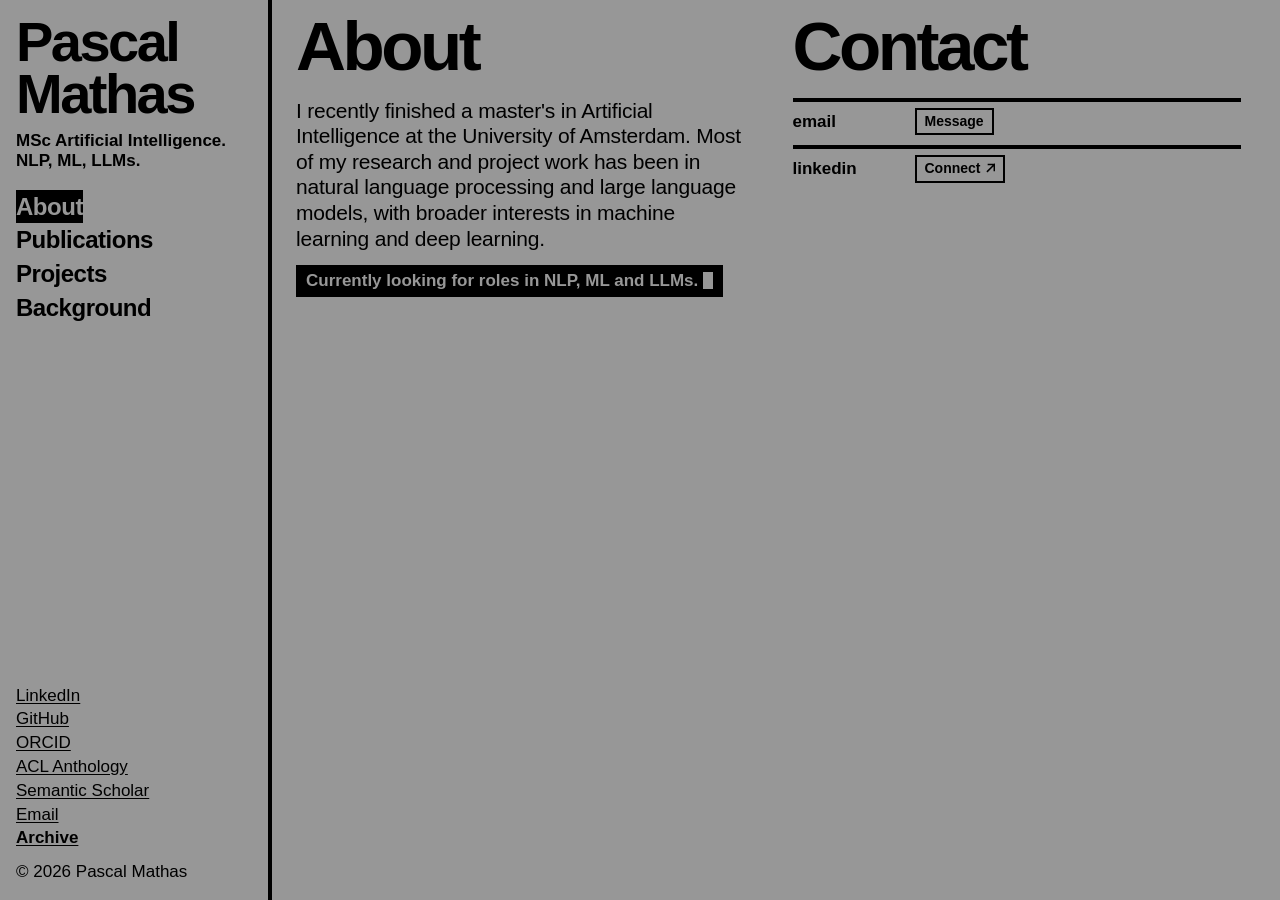
<file: index.html>
<!doctype html>
<html lang="en">
<head>
<meta charset="utf-8">
<meta name="viewport" content="width=device-width, initial-scale=1">

<title>Pascal Mathas</title>
<meta name="description" content="MSc Artificial Intelligence, University of Amsterdam. Natural language processing, machine learning and large language models.">

<meta property="og:type" content="website">
<meta property="og:title" content="Pascal Mathas">
<meta property="og:description" content="MSc Artificial Intelligence, University of Amsterdam. Natural language processing, machine learning and large language models.">
<meta property="og:url" content="https://pascalmathas.github.io/">

<link rel="canonical" href="https://pascalmathas.github.io/">
<meta name="google-site-verification" content="SIp65N30u1LOjd2QHAPzJySO4IbndemAX29ZI7xviLk">

<script type="application/ld+json">
{
  "@context": "https://schema.org",
  "@type": "Person",
  "name": "Pascal Mathas",
  "url": "https://pascalmathas.github.io/",
  "description": "MSc Artificial Intelligence, University of Amsterdam. Natural language processing, machine learning and large language models.",
  "alumniOf": {
    "@type": "CollegeOrUniversity",
    "name": "University of Amsterdam",
    "sameAs": "https://www.uva.nl/"
  },
  "knowsAbout": [
    "Natural language processing",
    "Large language models",
    "Machine learning",
    "Deep learning",
    "Retrieval-augmented generation"
  ],
  "identifier": {
    "@type": "PropertyValue",
    "propertyID": "ORCID",
    "value": "0009-0003-5302-8621"
  },
  "sameAs": [
    "https://orcid.org/0009-0003-5302-8621",
    "https://github.com/pascalmathas",
    "https://www.linkedin.com/in/pascalmathas/",
    "https://aclanthology.org/people/pascal-mathas/",
    "https://www.semanticscholar.org/author/Pascal-Mathas/2446191239"
  ]
}
</script>

<link rel="stylesheet" href="style.css">
</head>
<body>

<div class="page">

  <aside class="sidebar">
    <div class="sidebar-head">
      <h1 class="name"><a href="#about">Pascal Mathas</a></h1>
      <p class="tagline"><span class="degree">MSc Artificial Intelligence.<br></span>NLP, ML, LLMs.</p>

      <nav class="nav">
        <a href="#about">About</a>
        <a href="#publications">Publications</a>
        <a href="#projects">Projects</a>
        <a href="#background">Background</a>
      </nav>
    </div>

    <div class="sidebar-links">
      <a href="https://www.linkedin.com/in/pascalmathas/">LinkedIn</a><br>
      <a href="https://github.com/pascalmathas">GitHub</a><br>
      <a href="https://orcid.org/0009-0003-5302-8621">ORCID</a><br>
      <a href="https://aclanthology.org/people/pascal-mathas/">ACL Anthology</a><br>
      <a href="https://www.semanticscholar.org/author/Pascal-Mathas/2446191239">Semantic Scholar</a><br>
      <a href="mailto:pascalmathas29@gmail.com">Email</a><br>
      <a class="archive-link" href="versions/index.html">Archive</a>
      <p class="colophon">&copy; 2026 Pascal Mathas</p>
    </div>
  </aside>

  <main>

    <section id="about">
      <h2>About</h2>
      <p class="lead">I recently finished a master's in Artificial Intelligence at the University of Amsterdam. Most of my research and project work has been in natural language processing and large language models, with broader interests in machine learning and deep learning.</p>
      <p class="available">Currently looking for roles in NLP, ML and LLMs.</p>
    </section>

    <section id="publications">
      <h2>Publications</h2>

      <div class="list">
        <article class="entry">
          <h3>Retrieval-Augmented Simplification of Sectioned Biomedical Abstracts</h3>
          <p class="meta">Pascal Mathas, Jan Bakker, Jaap Kamps<br><span>EMNLP 2026 Findings &middot;</span> <span>Published</span></p>
          <p>This paper presents a RAG pipeline that generates Cochrane plain-language summaries by retrieving topically similar abstract-PLS section pairs and splitting them into rephrased vs. inserted content, improving simplification quality (SARI) over non-RAG baselines across three LLM families.</p>
          <details>
            <summary>Abstract</summary>
            <p>Cochrane systematic reviews pair each technical abstract with a plain-language summary (PLS), but most biomedical papers lack a PLS. We propose a retrieval-augmented generation (RAG) pipeline that generates Cochrane PLS from biomedical abstracts. The pipeline exploits the section-level alignment of the Cochrane-Sections dataset in two ways. First, it provides the LLM with abstract-PLS section pairs from topically related reviews, giving more granular in-context examples than whole abstract-PLS pairs. Second, each retrieved PLS section is split into its rephrased and inserted sentences, showing the LLM both the rephrasing and the insertion behavior it should reproduce. Our pipeline outperforms a non-RAG LLM and three RAG ablations on the Cochrane-Sections test set, with the same gain trend across three different LLM families.</p>
          </details>
          <details>
            <summary>BibTeX</summary>
            <pre>@inproceedings{mathas2026retrieval,
  title={Retrieval-Augmented Simplification of Sectioned Biomedical Abstracts},
  author={Mathas, Pascal and Bakker, Jan and Kamps, Jaap},
  booktitle={Findings of the Association for Computational Linguistics: EMNLP 2026},
  pages={32209--32219},
  year={2026}
}</pre>
          </details>
          <p class="links"><a href="https://aclanthology.org/2026.findings-emnlp.1513.pdf">pdf</a> &middot; <a href="https://github.com/pascalmathas/cochrane_sections_rag/blob/main/supp/poster.pdf">poster</a> &middot; <a href="https://aclanthology.org/2026.findings-emnlp.1513/">anthology</a> &middot; <a href="https://github.com/pascalmathas/cochrane_sections_rag">code</a></p>
        </article>

        <article class="entry">
          <h3>Plan-Guided Text Simplification with Extended Contexts</h3>
          <p class="meta">Pascal Mathas, Jan Bakker, Jaap Kamps<br><span>READI&times;TSAR @ LREC 2026 &middot;</span> <span>Published</span></p>
          <p>Fine-tuned plan-guided BART models degrade sharply in plan-following accuracy as context grows, while a prompting-based approach using instruction-tuned Qwen models stays robust across context lengths and outperforms BART throughout.</p>
          <details>
            <summary>Abstract</summary>
            <p>In this paper, we investigate the impact of increasing context lengths (one to five paragraphs) on plan-following accuracy in plan-guided text simplification. Plan-guided models simplify text according to sentence-level operation labels such as copy, rephrase, split, and delete. Previous work fine-tunes BART with target reading-level and sentence-level operation tokens to perform this task. We find that BART's plan-following accuracy on Newsela-auto drops significantly as context increases from one to five paragraphs. This means that the model becomes less reliable with longer contexts, and the quality of its outputs decreases. To address this, we propose replacing the fine-tuned BART models with a prompting-based approach using instruction-tuned Qwen models. We find that this approach not only maintains robust plan-following across all context lengths, but even at the longest context length still exceeds BART's performance at the shortest. We further provide ablations on model size and model family, showing that a minimum model capacity is required for the approach to work and that it transfers across LLM families.</p>
          </details>
          <details>
            <summary>BibTeX</summary>
            <pre>@inproceedings{mathas2026plan,
  title={Plan-Guided Text Simplification with Extended Contexts},
  author={Mathas, Pascal and Bakker, Jan and Kamps, Jaap},
  booktitle={Proceedings of the Joint Workshop on Readability and Text Simplification (READIxTSAR)@ LREC},
  volume={2026},
  pages={121--129},
  year={2026}
}</pre>
          </details>
          <p class="links"><a href="https://aclanthology.org/anthology-files/pdf/readi/2026.readi-1.9.pdf">pdf</a> &middot; <a href="https://github.com/pascalmathas/plan_simp_extended/blob/main/supp/poster.pdf">poster</a> &middot; <a href="https://aclanthology.org/2026.readi-1.9/">anthology</a> &middot; <a href="https://dare.uva.nl/id/f47ccc3e-eb06-480a-bda1-188851b3fbed">uva</a> &middot; <a href="https://github.com/pascalmathas/plan_simp_extended">code</a></p>
        </article>

        <article class="entry">
          <h3>University of Amsterdam at the CLEF 2026 SimpleText Track</h3>
          <p class="meta">Pascal Mathas, Berkay Chakar, David Carranza Navarrete, Jan Bakker, Jaap Kamps<br><span>CLEF 2026 Working Notes &middot;</span> <span>Published</span></p>
          <p>Outlines the University of Amsterdam's submissions for the CLEF 2026 SimpleText track, tackling tasks in document-level text simplification, overgeneration detection, and research area classification.</p>
          <details>
            <summary>Abstract</summary>
            <p>This paper reports on the University of Amsterdam's participation in the CLEF 2026 SimpleText track. We participated in Task 1.2 document-level text simplification, Task 2 for overgeneration detection and classification, and Task 3 for research area classification. For document-level text simplification, we submit a baseline, a plan-guided variant, and a retrieval-augmented method. We find that the RAG method, which provides abstract-PLS section pairs as in-context examples to the simplification model, outperforms both our baseline and our plan-guided variant, with the largest gains in the simplification of full Cochrane abstracts.</p>
          </details>
          <details>
            <summary>BibTeX</summary>
            <pre>@inproceedings{mathas2026university,
  title={University of Amsterdam at the {CLEF} 2026 {SimpleText} Track},
  author={Mathas, Pascal and Chakar, Berkay and Carranza Navarrete, David and Bakker, Jan and Kamps, Jaap},
  booktitle={Working Notes of the Conference and Labs of the Evaluation Forum (CLEF 2026)},
  editor={S{\'a}nchez Salido, Eva and Barr{\'o}n-Cede{\~n}o, Alberto and Garc{\'i}a Seco de Herrera, Alba and MacAvaney, Sean and Stru{\ss}, Julia Maria},
  series={CEUR Workshop Proceedings},
  volume={4283},
  pages={6146--6155},
  address={Jena, Germany},
  publisher={CEUR-WS.org},
  year={2026},
  url={https://ceur-ws.org/Vol-4283/paper464.pdf}
}</pre>
          </details>
          <p class="links"><a href="https://ceur-ws.org/Vol-4283/paper464.pdf">pdf</a> &middot; <a href="https://simpletext-project.com/2026/slides/CLEF26_SimpleText_UvA.pdf">slides</a> &middot; <a href="https://ceur-ws.org/Vol-4283/">proceedings</a></p>
        </article>
      </div>
    </section>

    <section id="projects">
      <h2>Projects</h2>

      <div class="list">
        <article class="entry">
          <h3>Multilingual DPO architectures</h3>
          <p class="meta">2025</p>
          <p>Compares three architectures for building synthetic multilingual preference datasets for DPO: translating the full dataset, translating prompts and generating both responses, or translating prompts and generating the chosen response while translating the rejected one.</p>
          <p class="links"><a href="https://github.com/pascalmathas/multilingual_DPO_architectures">repository</a> &middot; <a href="https://pascalmathas.github.io/multilingual_DPO_architectures/supp/Mathas%2C%20Pascal.%20(2025)%20Synthetic%20Data%20for%20Reinforcement%20Learning%20from%20Human%20Feedback%3A%20A%20Comparison%20of%20Architectures%20for%20Creating%20Synthetic%20Multilingual%20Preference%20Datasets.pdf">paper</a></p>
        </article>

        <article class="entry">
          <h3>Extending Learning2Rewrite for AI-text detection</h3>
          <p class="meta">2025</p>
          <p>Extends the Learning2Rewrite framework by comparing LLaMA, Phi and Qwen as rewrite models and combining multiple similarity metrics, improving AI-text detection accuracy and robustness across datasets.</p>
          <p class="links"><a href="https://github.com/pascalmathas/Learning2Rewrite_">repository</a></p>
        </article>

        <article class="entry">
          <h3>Interactive podcast discovery</h3>
          <p class="meta">2025</p>
          <p>A visual analytics system that turns podcast audio into a browsable semantic landscape, pairing a WhisperX transcription pipeline and BERTopic topic modeling with LLM-based transcript segmentation, 2D cluster visualization and a chat interface.</p>
          <p class="links"><a href="https://github.com/pascalmathas/interactive_podcast_discovery">repository</a> &middot; <a href="https://multix.io/mma-2024-2025/papers/podcast.pdf">paper</a> &middot; <a href="https://www.youtube.com/watch?v=K72GY_xqrxw">demo</a></p>
        </article>

        <article class="entry">
          <h3>Parameter-efficient fine-tuning for EEG foundation models</h3>
          <p class="meta">2025</p>
          <p>Replication and extension of the LaBraM brain model using LoRA, AdaLoRA and BitFit, plus residual vector quantization, benchmarked on the TUEV, TUAB, SEED-V and BCI-IV2a datasets.</p>
          <p class="links"><a href="https://github.com/pascalmathas/labram_finetune">repository</a></p>
        </article>

        <article class="entry">
          <h3>M3-Embedding reproduction</h3>
          <p class="meta">2025</p>
          <p>Reproduces and extends M3-Embedding for multilingual text retrieval, adding self-distillation and external teacher models to the original training setup.</p>
          <p class="links"><a href="https://github.com/pascalmathas/m3_embedding_reproduction">repository</a></p>
        </article>

        <article class="entry">
          <h3>Intoxication detection from accelerometer data</h3>
          <p class="meta">2025</p>
          <p>An end-to-end machine learning pipeline that predicts intoxication from smartphone accelerometer signals, covering data ingestion, training, evaluation and deployment.</p>
          <p class="links"><a href="https://github.com/pascalmathas/mlops_drunk_detector">repository</a></p>
        </article>
      </div>
    </section>

    <section id="education">
      <h2>Education</h2>

      <div class="chart" aria-hidden="true">
        <div class="chart-bars">
          <div class="bar bar-now" style="grid-column: 6 / 8">MSc AI<span class="bar-note">Cum laude</span></div>
          <div class="bar" style="grid-column: 4 / 7">BSc AI<span class="bar-note">Cum laude</span></div>
          <div class="bar" style="grid-column: 3 / 4">&nbsp;</div>
          <div class="bar-label" style="grid-column: 4 / 8">Minor</div>
          <div class="bar" style="grid-column: 1 / 5">BA History</div>
        </div>
        <div class="chart-years"><span>2019</span><span>2020</span><span>2021</span><span>2022</span><span>2023</span><span>2024</span><span>2025</span><span>2026</span></div>
      </div>

      <div class="item">
        <h3>MSc Artificial Intelligence</h3>
        <p class="meta"><span>University of Amsterdam &middot;</span> <span>2024 &ndash; 2026 &middot;</span> <span>Cum laude &middot;</span> <span>4.0 GPA &middot;</span> <span>8.3 / 10 &middot;</span> <span>Thesis 9.0</span></p>
      </div>

      <div class="item">
        <h3>BSc Artificial Intelligence</h3>
        <p class="meta"><span>University of Amsterdam &middot;</span> <span>2022 &ndash; 2025 &middot;</span> <span>Cum laude &middot;</span> <span>4.0 GPA &middot;</span> <span>8.4 / 10 &middot;</span> <span>Thesis 8.5</span></p>
      </div>

      <div class="item">
        <h3>BA History</h3>
        <p class="meta"><span>University of Amsterdam &middot;</span> <span>2019 &ndash; 2023 &middot;</span> <span>3.7 GPA &middot;</span> <span>7.6 / 10 &middot;</span> <span>Thesis 8.0</span><br><span>Minor in Sociology, 2021 &ndash; 2022</span></p>
      </div>
    </section>

    <section id="skills">
      <h2>Skills</h2>

      <dl>
        <div class="skill">
          <dt>research</dt>
          <dd>Natural language processing, large language models, retrieval-augmented generation, machine learning, deep learning</dd>
        </div>
        <div class="skill">
          <dt>methods</dt>
          <dd>Fine-tuning, parameter-efficient fine-tuning, preference optimization, retrieval, prompting, topic modeling, evaluation</dd>
        </div>
        <div class="skill">
          <dt>frameworks</dt>
          <dd>PyTorch, Hugging Face Transformers, PEFT, sentence-transformers, scikit-learn</dd>
        </div>
        <div class="skill">
          <dt>tools</dt>
          <dd>Python, SLURM, Docker, Weights &amp; Biases, Git</dd>
        </div>
      </dl>
    </section>

    <section id="contact">
      <h2>Contact</h2>
      <dl>
        <div class="skill">
          <dt>email</dt>
          <dd><a href="mailto:pascalmathas29@gmail.com">Message</a></dd>
        </div>
        <div class="skill">
          <dt>linkedin</dt>
          <dd><a href="https://www.linkedin.com/in/pascalmathas/">Connect<svg class="arrow" viewBox="0 0 10 10" aria-hidden="true"><path d="M1.5 8.5 8.5 1.5M2.5 1.5h6v6"/></svg></a></dd>
        </div>
      </dl>
    </section>

  </main>

  <p class="colophon-bottom">&copy; 2026 Pascal Mathas</p>
</div>

<script src="script.js"></script>

</body>
</html>
</file>
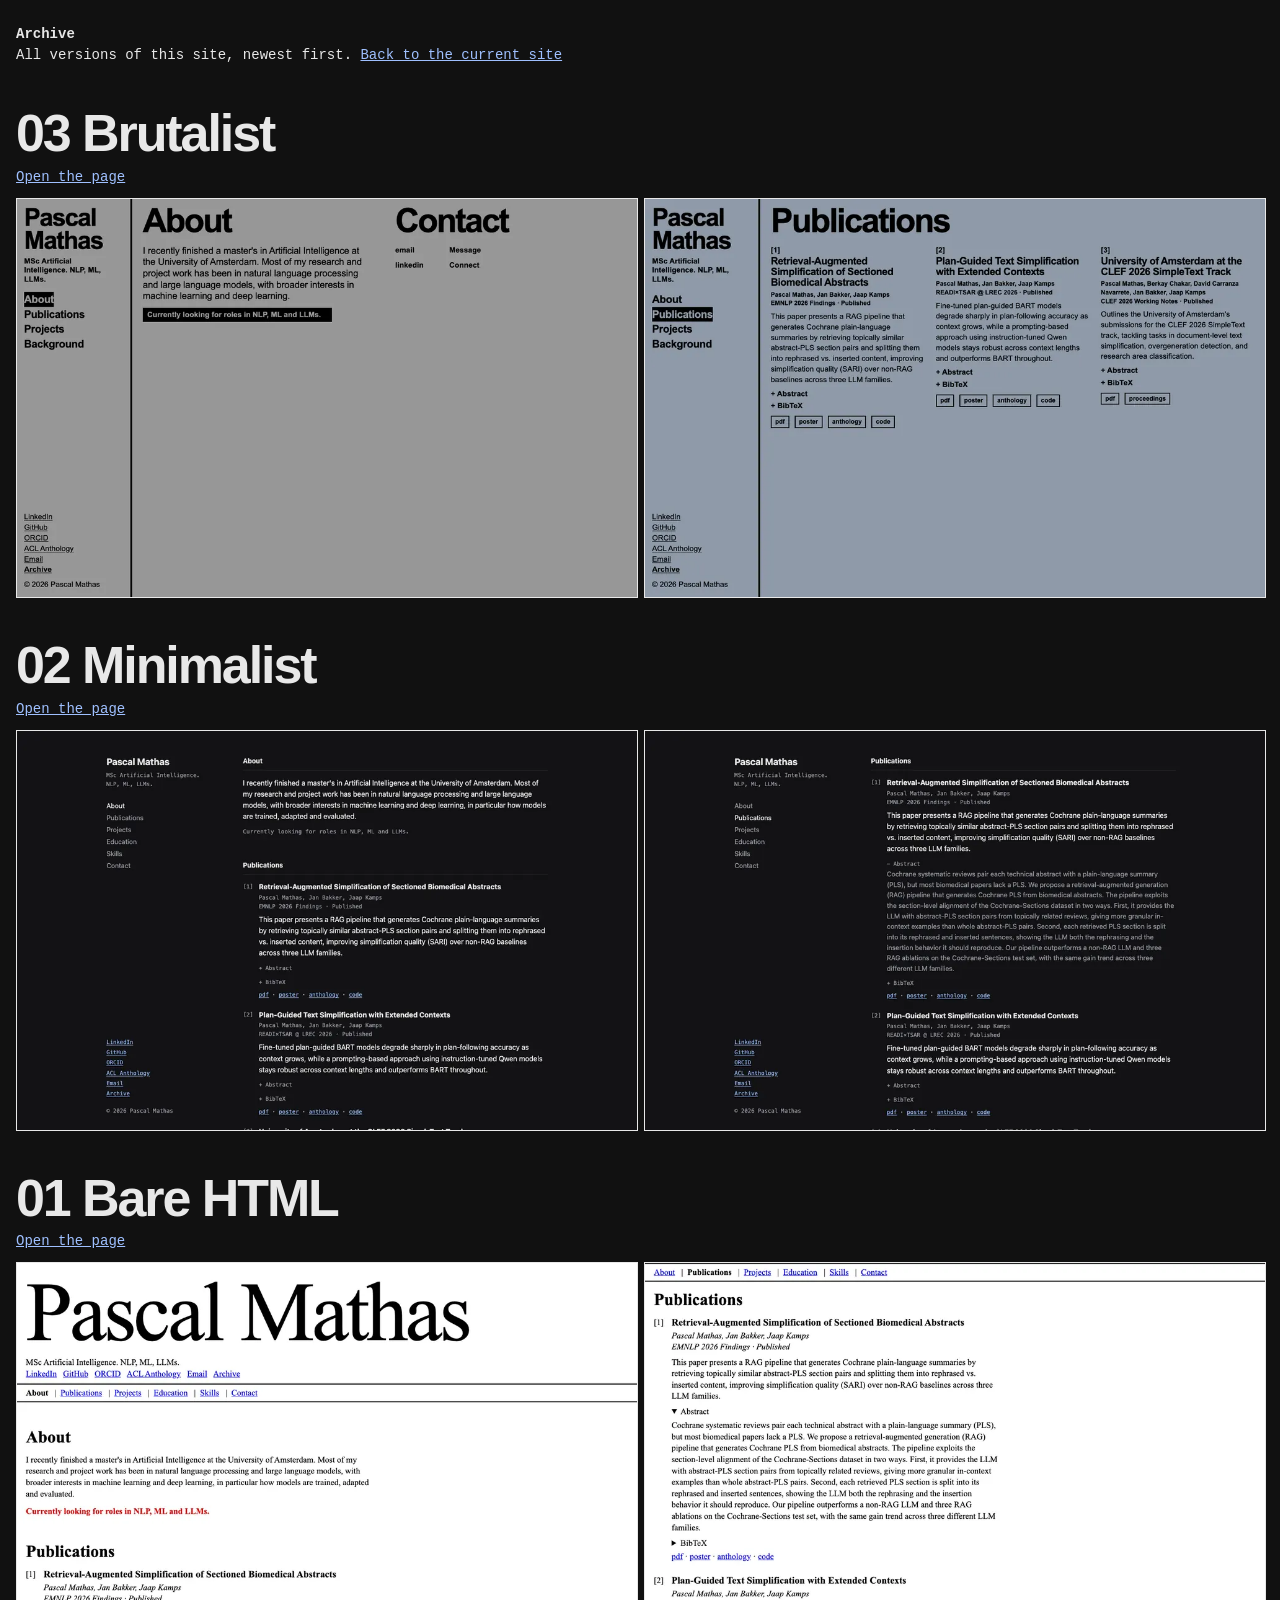
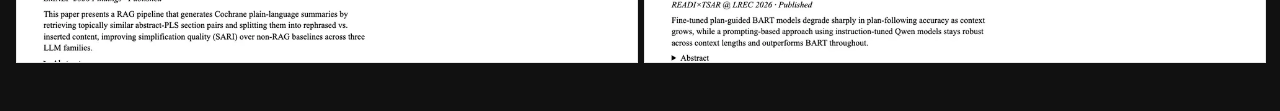
<file: versions/index.html>
<!doctype html>
<html lang="en">
<head>
<meta charset="utf-8">
<meta name="viewport" content="width=device-width, initial-scale=1">
<title>Archive</title>
<style>
:root { --bg: #111111; --fg: #e8e8e8; --link: #9fc0ff; --mono: ui-monospace, Menlo, Consolas, monospace; color-scheme: dark; }
body {
  margin: 0;
  background: var(--bg);
  color: var(--fg);
  font-family: var(--mono);
  font-size: 14px;
  line-height: 1.5;
  padding-block: 24px 48px;
  padding-left: max(16px, env(safe-area-inset-left, 0px));
  padding-right: max(16px, env(safe-area-inset-right, 0px));
}
a { color: var(--link); }
h1 { font: inherit; font-weight: 700; margin: 0; }
p { max-width: 72ch; margin: 0 0 10px; }
section { margin-top: 40px; }
h2 { font: 700 clamp(28px, 5vw, 52px)/1.05 Helvetica, Arial, sans-serif; letter-spacing: -0.04em; margin: 0 0 6px; }
.tiles { display: grid; grid-template-columns: 1fr 1fr; gap: 8px; margin-top: 10px; }
.tiles img { display: block; width: 100%; height: auto; border: 1px solid var(--fg); }
@media (max-width: 700px) { .tiles { grid-template-columns: 1fr; } }
</style>
</head>
<body>
<h1>Archive</h1>
<p>All versions of this site, newest first. <a href="../index.html">Back to the current site</a></p>

<section>
  <h2>03 Brutalist</h2>
  <p><a href="../index.html">Open the page</a></p>
  <div class="tiles"><img src="shots/tabs-top.webp" width="1000" height="643" alt="03 Brutalist, top of page"><img src="shots/tabs-pubs.webp" width="1000" height="643" alt="03 Brutalist, publications"></div>
</section>

<section>
  <h2>02 Minimalist</h2>
  <p><a href="sidebar/index.html">Open the page</a></p>
  <div class="tiles"><img src="shots/sidebar-top.webp" width="1000" height="643" alt="02 Minimalist, top of page"><img src="shots/sidebar-pubs.webp" width="1000" height="643" alt="02 Minimalist, publications"></div>
</section>

<section>
  <h2>01 Bare HTML</h2>
  <p><a href="bare/index.html">Open the page</a></p>
  <div class="tiles"><img src="shots/bare-top.webp" width="1000" height="643" alt="01 Bare HTML, top of page"><img src="shots/bare-pubs.webp" width="1000" height="643" alt="01 Bare HTML, publications"></div>
</section>
</body>
</html>
</file>
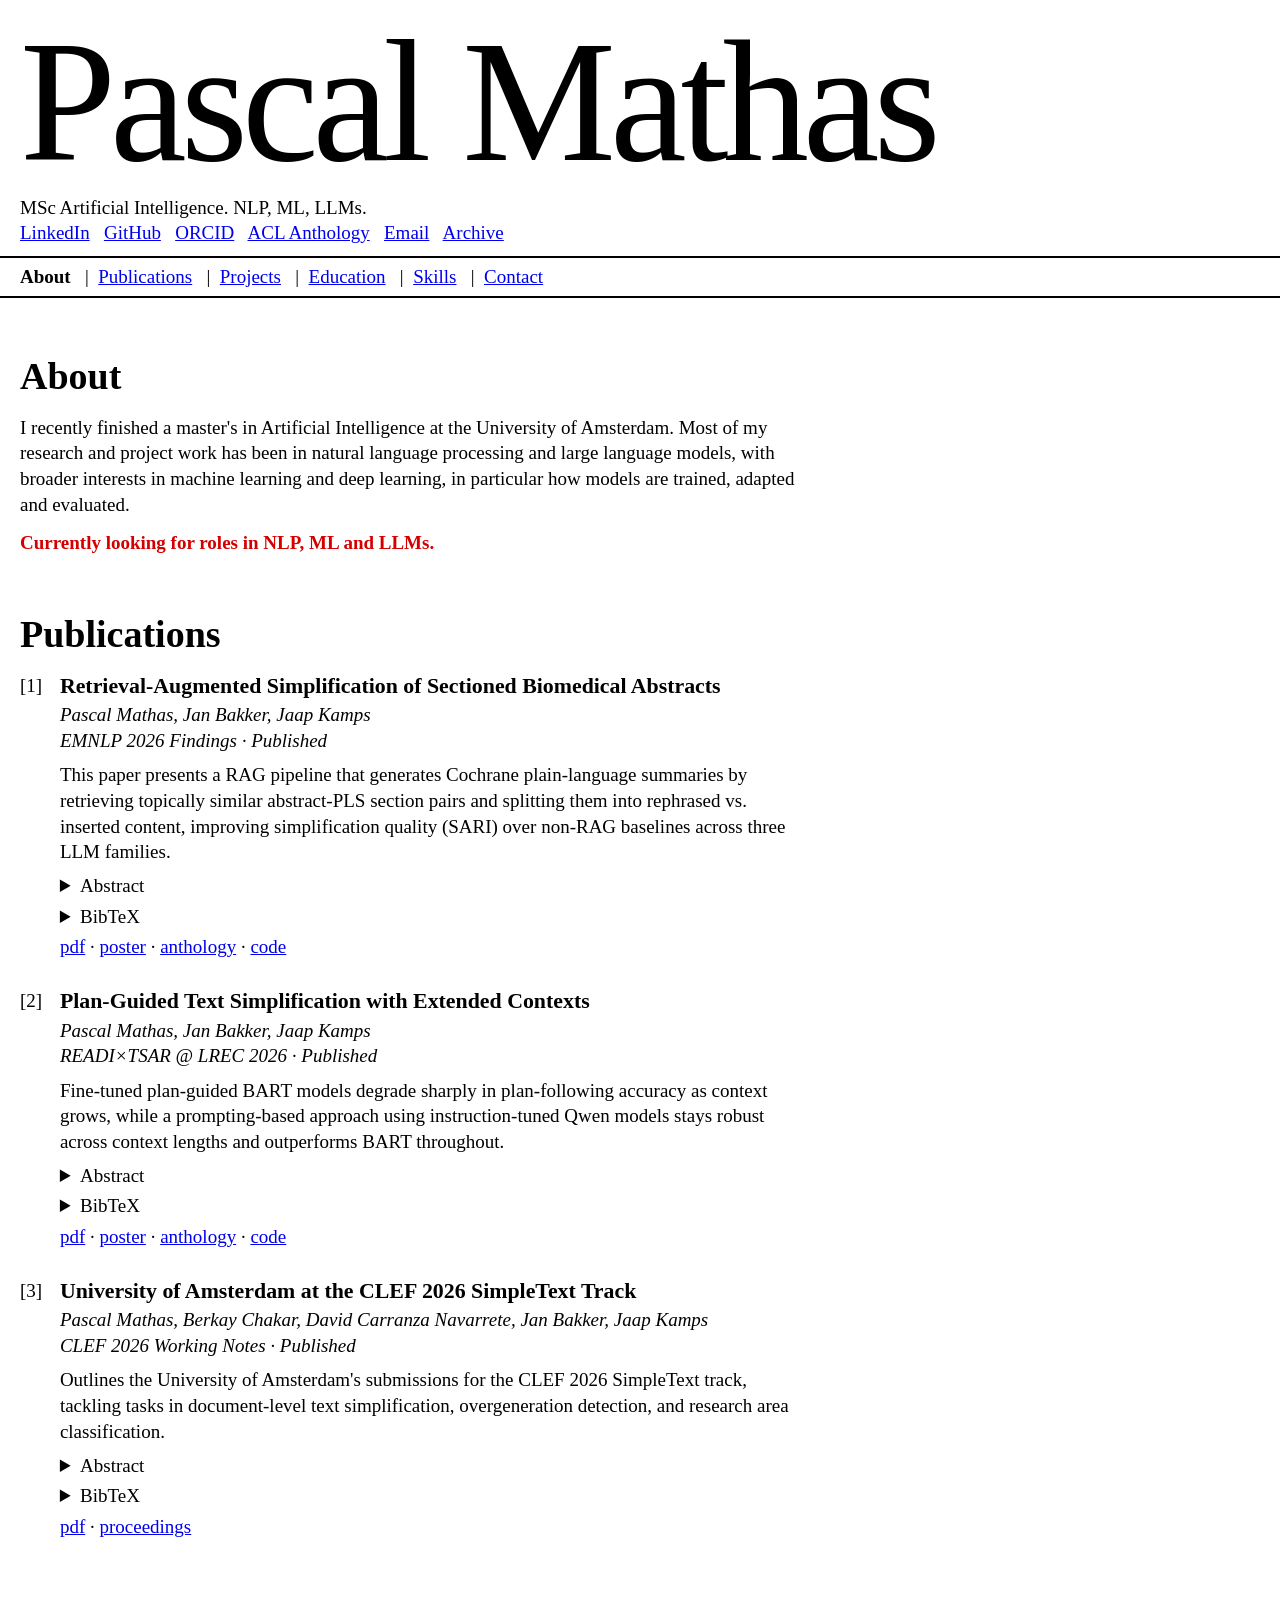
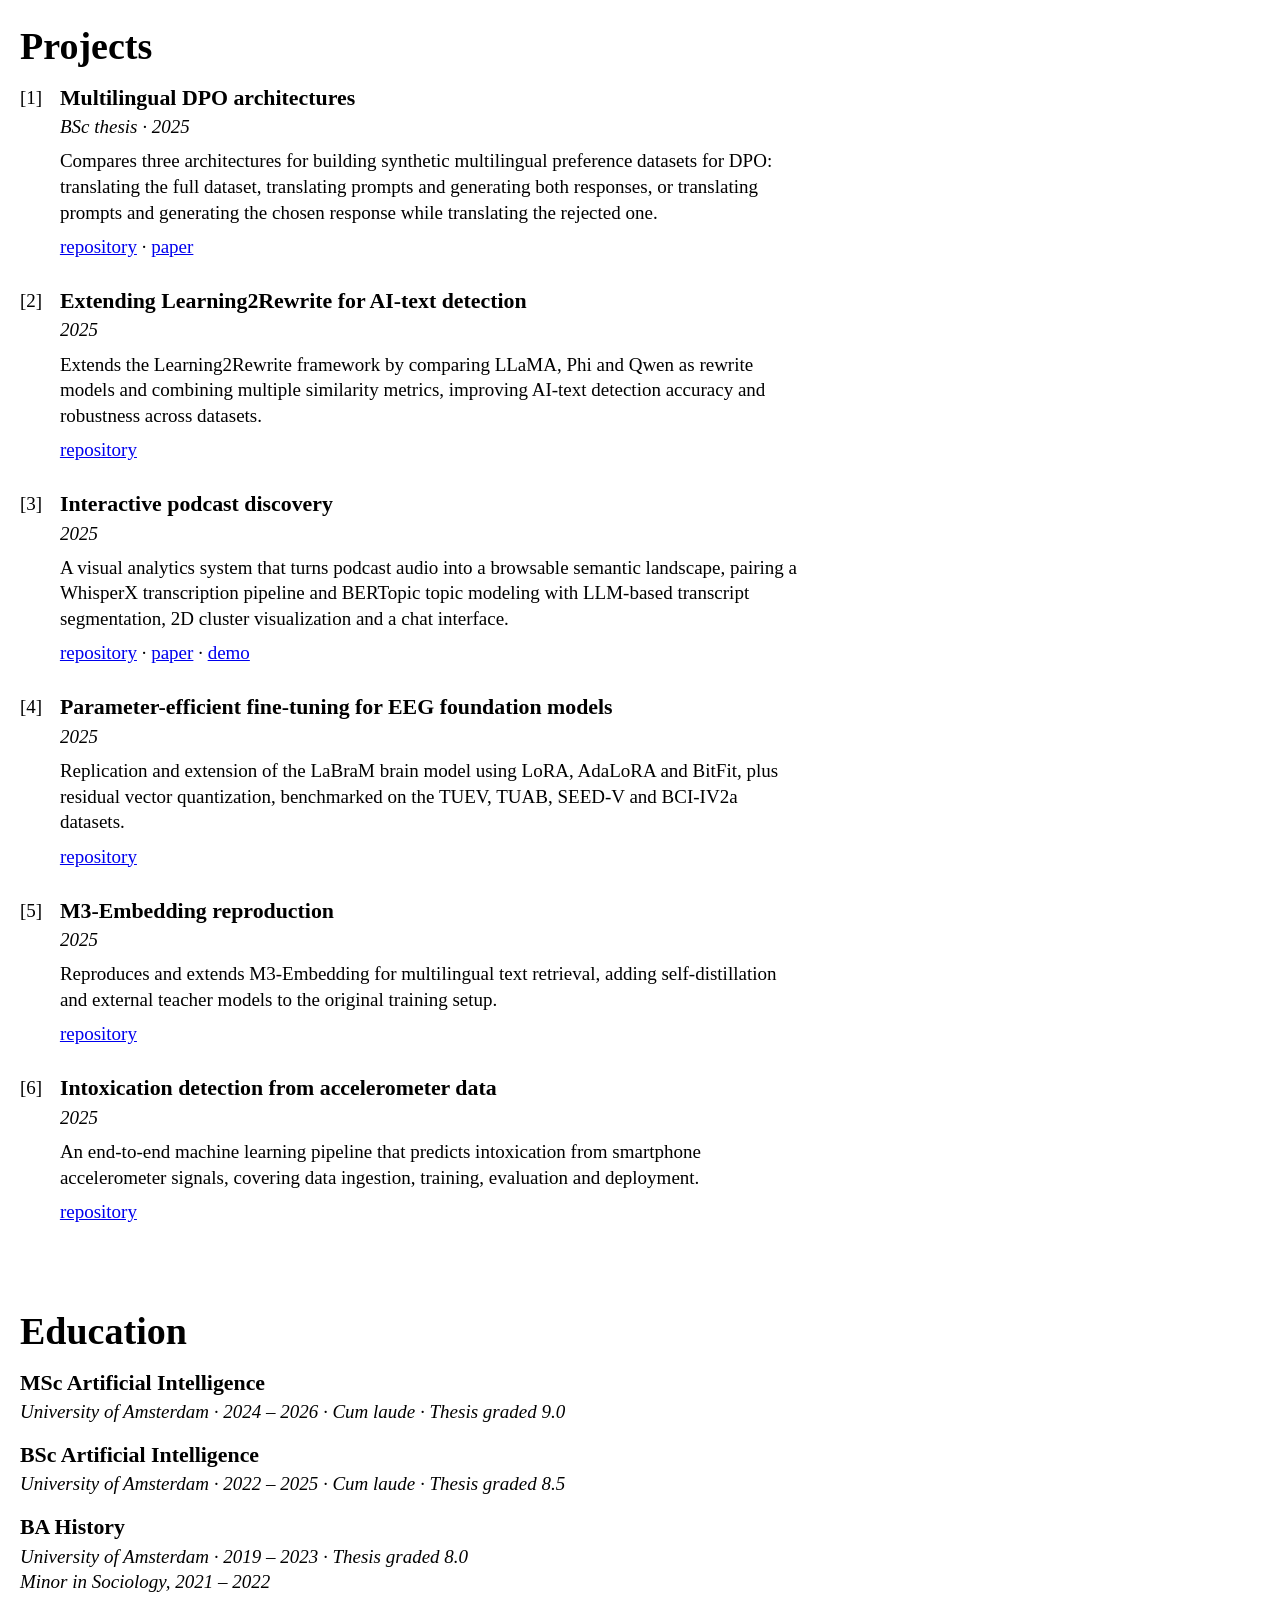
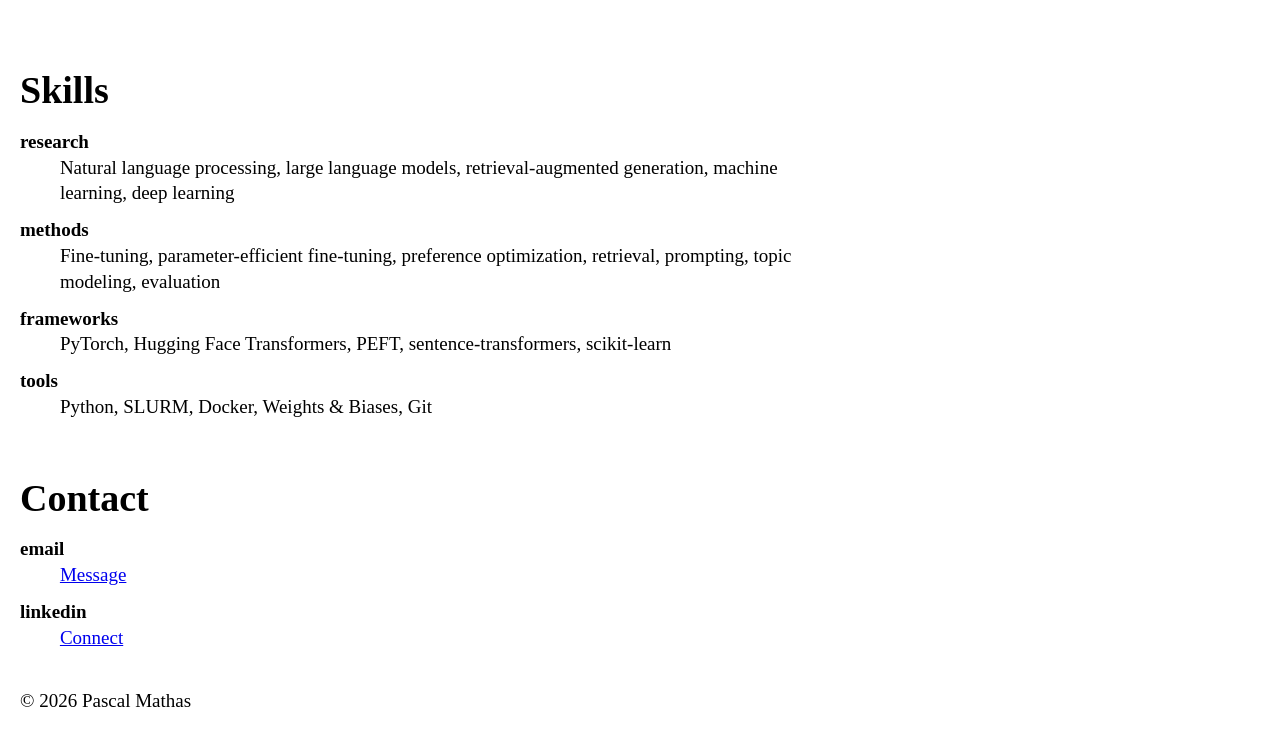
<file: versions/bare/index.html>
<!doctype html>
<html lang="en">
<head>
<meta charset="utf-8">
<meta name="viewport" content="width=device-width, initial-scale=1">

<title>Pascal Mathas</title>
<meta name="description" content="MSc Artificial Intelligence, University of Amsterdam. Natural language processing, machine learning and large language models.">

<meta property="og:type" content="website">
<meta property="og:title" content="Pascal Mathas">
<meta property="og:description" content="MSc Artificial Intelligence, University of Amsterdam. Natural language processing, machine learning and large language models.">
<meta property="og:url" content="https://pascalmathas.github.io/">

<link rel="canonical" href="https://pascalmathas.github.io/">
<meta name="google-site-verification" content="SIp65N30u1LOjd2QHAPzJySO4IbndemAX29ZI7xviLk">

<script type="application/ld+json">
{
  "@context": "https://schema.org",
  "@type": "Person",
  "name": "Pascal Mathas",
  "url": "https://pascalmathas.github.io/",
  "description": "MSc Artificial Intelligence, University of Amsterdam. Natural language processing, machine learning and large language models.",
  "alumniOf": {
    "@type": "CollegeOrUniversity",
    "name": "University of Amsterdam",
    "sameAs": "https://www.uva.nl/"
  },
  "knowsAbout": [
    "Natural language processing",
    "Large language models",
    "Machine learning",
    "Deep learning",
    "Retrieval-augmented generation"
  ],
  "identifier": {
    "@type": "PropertyValue",
    "propertyID": "ORCID",
    "value": "0009-0003-5302-8621"
  },
  "sameAs": [
    "https://orcid.org/0009-0003-5302-8621",
    "https://github.com/pascalmathas",
    "https://www.linkedin.com/in/pascalmathas/",
    "https://aclanthology.org/people/pascal-mathas/unverified/"
  ]
}
</script>

<link rel="stylesheet" href="style.css">
</head>
<body>

<div class="page">

  <aside class="sidebar">
    <div class="sidebar-head">
      <h1 class="name"><a href="#about">Pascal Mathas</a></h1>
      <p class="tagline"><span class="degree">MSc Artificial Intelligence.<br></span>NLP, ML, LLMs.</p>

      <nav class="nav">
        <a href="#about">About</a>
        <a href="#publications">Publications</a>
        <a href="#projects">Projects</a>
        <a href="#education">Education</a>
        <a href="#skills">Skills</a>
        <a href="#contact">Contact</a>
      </nav>
    </div>

    <div class="sidebar-links">
      <a href="https://www.linkedin.com/in/pascalmathas/">LinkedIn</a><br>
      <a href="https://github.com/pascalmathas">GitHub</a><br>
      <a href="https://orcid.org/0009-0003-5302-8621">ORCID</a><br>
      <a href="https://aclanthology.org/people/pascal-mathas/unverified/">ACL Anthology</a><br>
      <a href="mailto:pascalmathas29@gmail.com">Email</a><br>
      <a class="archive-link" href="../index.html">Archive</a>
      <p class="colophon">&copy; 2026 Pascal Mathas</p>
    </div>
  </aside>

  <main>

    <section id="about">
      <h2>About</h2>
      <p class="lead">I recently finished a master's in Artificial Intelligence at the University of Amsterdam. Most of my research and project work has been in natural language processing and large language models, with broader interests in machine learning and deep learning, in particular how models are trained, adapted and evaluated.</p>
      <p class="available">Currently looking for roles in NLP, ML and LLMs.</p>
    </section>

    <section id="publications">
      <h2>Publications</h2>

      <div class="list">
        <article class="entry">
          <h3>Retrieval-Augmented Simplification of Sectioned Biomedical Abstracts</h3>
          <p class="meta">Pascal Mathas, Jan Bakker, Jaap Kamps<br>EMNLP 2026 Findings &middot; Published</p>
          <p>This paper presents a RAG pipeline that generates Cochrane plain-language summaries by retrieving topically similar abstract-PLS section pairs and splitting them into rephrased vs. inserted content, improving simplification quality (SARI) over non-RAG baselines across three LLM families.</p>
          <details>
            <summary>Abstract</summary>
            <p>Cochrane systematic reviews pair each technical abstract with a plain-language summary (PLS), but most biomedical papers lack a PLS. We propose a retrieval-augmented generation (RAG) pipeline that generates Cochrane PLS from biomedical abstracts. The pipeline exploits the section-level alignment of the Cochrane-Sections dataset in two ways. First, it provides the LLM with abstract-PLS section pairs from topically related reviews, giving more granular in-context examples than whole abstract-PLS pairs. Second, each retrieved PLS section is split into its rephrased and inserted sentences, showing the LLM both the rephrasing and the insertion behavior it should reproduce. Our pipeline outperforms a non-RAG LLM and three RAG ablations on the Cochrane-Sections test set, with the same gain trend across three different LLM families.</p>
          </details>
          <details>
            <summary>BibTeX</summary>
            <pre>@inproceedings{mathas2026retrieval,
  title={Retrieval-Augmented Simplification of Sectioned Biomedical Abstracts},
  author={Mathas, Pascal and Bakker, Jan and Kamps, Jaap},
  booktitle={Findings of the Association for Computational Linguistics: EMNLP 2026},
  pages={32209--32219},
  year={2026}
}</pre>
          </details>
          <p class="links"><a href="https://aclanthology.org/2026.findings-emnlp.1513.pdf">pdf</a> &middot; <a href="https://github.com/pascalmathas/cochrane_sections_rag/blob/main/supp/poster.pdf">poster</a> &middot; <a href="https://aclanthology.org/2026.findings-emnlp.1513/">anthology</a> &middot; <a href="https://github.com/pascalmathas/cochrane_sections_rag">code</a></p>
        </article>

        <article class="entry">
          <h3>Plan-Guided Text Simplification with Extended Contexts</h3>
          <p class="meta">Pascal Mathas, Jan Bakker, Jaap Kamps<br>READI&times;TSAR @ LREC 2026 &middot; Published</p>
          <p>Fine-tuned plan-guided BART models degrade sharply in plan-following accuracy as context grows, while a prompting-based approach using instruction-tuned Qwen models stays robust across context lengths and outperforms BART throughout.</p>
          <details>
            <summary>Abstract</summary>
            <p>In this paper, we investigate the impact of increasing context lengths (one to five paragraphs) on plan-following accuracy in plan-guided text simplification. Plan-guided models simplify text according to sentence-level operation labels such as copy, rephrase, split, and delete. Previous work fine-tunes BART with target reading-level and sentence-level operation tokens to perform this task. We find that BART's plan-following accuracy on Newsela-auto drops significantly as context increases from one to five paragraphs. This means that the model becomes less reliable with longer contexts, and the quality of its outputs decreases. To address this, we propose replacing the fine-tuned BART models with a prompting-based approach using instruction-tuned Qwen models. We find that this approach not only maintains robust plan-following across all context lengths, but even at the longest context length still exceeds BART's performance at the shortest. We further provide ablations on model size and model family, showing that a minimum model capacity is required for the approach to work and that it transfers across LLM families.</p>
          </details>
          <details>
            <summary>BibTeX</summary>
            <pre>@inproceedings{mathas2026plan,
  title={Plan-Guided Text Simplification with Extended Contexts},
  author={Mathas, Pascal and Bakker, Jan and Kamps, Jaap},
  booktitle={Proceedings of the Joint Workshop on Readability and Text Simplification (READIxTSAR)@ LREC},
  volume={2026},
  pages={121--129},
  year={2026}
}</pre>
          </details>
          <p class="links"><a href="https://aclanthology.org/anthology-files/pdf/readi/2026.readi-1.9.pdf">pdf</a> &middot; <a href="https://github.com/pascalmathas/plan_simp_extended/blob/main/supp/poster.pdf">poster</a> &middot; <a href="https://aclanthology.org/2026.readi-1.9/">anthology</a> &middot; <a href="https://github.com/pascalmathas/plan_simp_extended">code</a></p>
        </article>

        <article class="entry">
          <h3>University of Amsterdam at the CLEF 2026 SimpleText Track</h3>
          <p class="meta">Pascal Mathas, Berkay Chakar, David Carranza Navarrete, Jan Bakker, Jaap Kamps<br>CLEF 2026 Working Notes &middot; Published</p>
          <p>Outlines the University of Amsterdam's submissions for the CLEF 2026 SimpleText track, tackling tasks in document-level text simplification, overgeneration detection, and research area classification.</p>
          <details>
            <summary>Abstract</summary>
            <p>This paper reports on the University of Amsterdam's participation in the CLEF 2026 SimpleText track. We participated in Task 1.2 document-level text simplification, Task 2 for overgeneration detection and classification, and Task 3 for research area classification. For document-level text simplification, we submit a baseline, a plan-guided variant, and a retrieval-augmented method. We find that the RAG method, which provides abstract-PLS section pairs as in-context examples to the simplification model, outperforms both our baseline and our plan-guided variant, with the largest gains in the simplification of full Cochrane abstracts.</p>
          </details>
          <details>
            <summary>BibTeX</summary>
            <pre>@inproceedings{mathas2026university,
  title={University of Amsterdam at the {CLEF} 2026 {SimpleText} Track},
  author={Mathas, Pascal and Chakar, Berkay and Carranza Navarrete, David and Bakker, Jan and Kamps, Jaap},
  booktitle={Working Notes of the Conference and Labs of the Evaluation Forum (CLEF 2026)},
  editor={S{\'a}nchez Salido, Eva and Barr{\'o}n-Cede{\~n}o, Alberto and Garc{\'i}a Seco de Herrera, Alba and MacAvaney, Sean and Stru{\ss}, Julia Maria},
  series={CEUR Workshop Proceedings},
  volume={4283},
  pages={6146--6155},
  address={Jena, Germany},
  publisher={CEUR-WS.org},
  year={2026},
  url={https://ceur-ws.org/Vol-4283/paper464.pdf}
}</pre>
          </details>
          <p class="links"><a href="https://ceur-ws.org/Vol-4283/paper464.pdf">pdf</a> &middot; <a href="https://ceur-ws.org/Vol-4283/">proceedings</a></p>
        </article>
      </div>
    </section>

    <section id="projects">
      <h2>Projects</h2>

      <div class="list">
        <article class="entry">
          <h3>Multilingual DPO architectures</h3>
          <p class="meta">BSc thesis &middot; 2025</p>
          <p>Compares three architectures for building synthetic multilingual preference datasets for DPO: translating the full dataset, translating prompts and generating both responses, or translating prompts and generating the chosen response while translating the rejected one.</p>
          <p class="links"><a href="https://github.com/pascalmathas/multilingual_DPO_architectures">repository</a> &middot; <a href="https://pascalmathas.github.io/multilingual_DPO_architectures/supp/Mathas%2C%20Pascal.%20(2025)%20Synthetic%20Data%20for%20Reinforcement%20Learning%20from%20Human%20Feedback%3A%20A%20Comparison%20of%20Architectures%20for%20Creating%20Synthetic%20Multilingual%20Preference%20Datasets.pdf">paper</a></p>
        </article>

        <article class="entry">
          <h3>Extending Learning2Rewrite for AI-text detection</h3>
          <p class="meta">2025</p>
          <p>Extends the Learning2Rewrite framework by comparing LLaMA, Phi and Qwen as rewrite models and combining multiple similarity metrics, improving AI-text detection accuracy and robustness across datasets.</p>
          <p class="links"><a href="https://github.com/pascalmathas/Learning2Rewrite_">repository</a></p>
        </article>

        <article class="entry">
          <h3>Interactive podcast discovery</h3>
          <p class="meta">2025</p>
          <p>A visual analytics system that turns podcast audio into a browsable semantic landscape, pairing a WhisperX transcription pipeline and BERTopic topic modeling with LLM-based transcript segmentation, 2D cluster visualization and a chat interface.</p>
          <p class="links"><a href="https://github.com/pascalmathas/interactive_podcast_discovery">repository</a> &middot; <a href="https://multix.io/mma-2024-2025/papers/podcast.pdf">paper</a> &middot; <a href="https://www.youtube.com/watch?v=K72GY_xqrxw">demo</a></p>
        </article>

        <article class="entry">
          <h3>Parameter-efficient fine-tuning for EEG foundation models</h3>
          <p class="meta">2025</p>
          <p>Replication and extension of the LaBraM brain model using LoRA, AdaLoRA and BitFit, plus residual vector quantization, benchmarked on the TUEV, TUAB, SEED-V and BCI-IV2a datasets.</p>
          <p class="links"><a href="https://github.com/pascalmathas/labram_finetune">repository</a></p>
        </article>

        <article class="entry">
          <h3>M3-Embedding reproduction</h3>
          <p class="meta">2025</p>
          <p>Reproduces and extends M3-Embedding for multilingual text retrieval, adding self-distillation and external teacher models to the original training setup.</p>
          <p class="links"><a href="https://github.com/pascalmathas/m3_embedding_reproduction">repository</a></p>
        </article>

        <article class="entry">
          <h3>Intoxication detection from accelerometer data</h3>
          <p class="meta">2025</p>
          <p>An end-to-end machine learning pipeline that predicts intoxication from smartphone accelerometer signals, covering data ingestion, training, evaluation and deployment.</p>
          <p class="links"><a href="https://github.com/pascalmathas/mlops_drunk_detector">repository</a></p>
        </article>
      </div>
    </section>

    <section id="education">
      <h2>Education</h2>

      <div class="item">
        <h3>MSc Artificial Intelligence</h3>
        <p class="meta">University of Amsterdam &middot; 2024 &ndash; 2026 &middot; Cum laude &middot; Thesis graded 9.0</p>
      </div>

      <div class="item">
        <h3>BSc Artificial Intelligence</h3>
        <p class="meta">University of Amsterdam &middot; 2022 &ndash; 2025 &middot; Cum laude &middot; Thesis graded 8.5</p>
      </div>

      <div class="item">
        <h3>BA History</h3>
        <p class="meta">University of Amsterdam &middot; 2019 &ndash; 2023 &middot; Thesis graded 8.0<br>Minor in Sociology, 2021 &ndash; 2022</p>
      </div>
    </section>

    <section id="skills">
      <h2>Skills</h2>

      <dl>
        <div class="skill">
          <dt>research</dt>
          <dd>Natural language processing, large language models, retrieval-augmented generation, machine learning, deep learning</dd>
        </div>
        <div class="skill">
          <dt>methods</dt>
          <dd>Fine-tuning, parameter-efficient fine-tuning, preference optimization, retrieval, prompting, topic modeling, evaluation</dd>
        </div>
        <div class="skill">
          <dt>frameworks</dt>
          <dd>PyTorch, Hugging Face Transformers, PEFT, sentence-transformers, scikit-learn</dd>
        </div>
        <div class="skill">
          <dt>tools</dt>
          <dd>Python, SLURM, Docker, Weights &amp; Biases, Git</dd>
        </div>
      </dl>
    </section>

    <section id="contact">
      <h2>Contact</h2>
      <dl>
        <div class="skill">
          <dt>email</dt>
          <dd><a href="mailto:pascalmathas29@gmail.com">Message</a></dd>
        </div>
        <div class="skill">
          <dt>linkedin</dt>
          <dd><a href="https://www.linkedin.com/in/pascalmathas/">Connect</a></dd>
        </div>
      </dl>
    </section>

  </main>

  <p class="colophon-bottom">&copy; 2026 Pascal Mathas</p>
</div>

<script src="script.js"></script>

</body>
</html>
</file>
<file: style.css>
* { box-sizing: border-box; }

html { -webkit-text-size-adjust: 100%; }

body { margin: 0; }

p { margin: 0; }

dl { margin: 0; }

a:focus-visible,
button:focus-visible,
summary:focus-visible {
  outline: 3px solid currentColor;
  outline-offset: 2px;
}

.degree::after { content: " "; white-space: pre; }

.list { counter-reset: entry; }

.entry::before {
  counter-increment: entry;
  content: "[" counter(entry) "]";
}

summary { cursor: pointer; }

details pre {
  white-space: pre-wrap;
  overflow-wrap: break-word;
}

a { color: inherit; text-underline-offset: 2px; }

.degree br,
.sidebar-links br { display: none; }

summary {
  width: fit-content;
  list-style: none;
}

summary::-webkit-details-marker { display: none; }

summary::before {
  content: "";
  display: inline-block;
  width: 11px;
  height: 11px;
  margin-right: 6px;
  background:
    linear-gradient(currentColor, currentColor) center / 100% 1.5px no-repeat,
    linear-gradient(currentColor, currentColor) center / 1.5px 100% no-repeat;
  transition: transform 450ms cubic-bezier(0.23, 1, 0.32, 1);
}

details[open]:not(.is-closing) summary::before { transform: rotate(45deg); }

.archive-link { font-weight: 700; }

:root {
  --bg: #979797;
  --fg: #000000;
  --bar: 4px solid var(--fg);
  --sans: Arial, "Liberation Sans", Helvetica, sans-serif;
  color-scheme: light;
}

body { background: var(--bg); color: var(--fg); font-family: var(--sans); font-size: 17px; line-height: 1.4; }

.page { display: grid; grid-template-columns: 272px minmax(0, 1fr); }

.sidebar {
  position: sticky;
  top: 0;
  align-self: start;
  height: 100vh;
  padding: 16px;
  display: flex;
  flex-direction: column;
  justify-content: space-between;
  border-right: var(--bar);
}

.name { margin: 0 0 12px; font-size: 56px; font-weight: 700; line-height: 0.92; letter-spacing: -0.045em; }

.name a { text-decoration: none; }

.tagline { margin-bottom: 18px; font-weight: 700; line-height: 1.2; }

@media (min-width: 861px) {
  .degree { display: block; white-space: nowrap; }
}

.nav a { display: block; width: fit-content; font-size: 22px; font-weight: 700; letter-spacing: -0.02em; text-decoration: none; }

.nav a.is-active { background: var(--fg); color: var(--bg); }

@media (hover: hover) {
  .nav a:hover,
  summary:hover,
  .bib .copy:hover { background: var(--fg); color: var(--bg); }
}

.sidebar-links a { display: block; width: fit-content; }

.colophon { margin-top: 10px; }

.colophon-bottom { display: none; }

main { min-width: 0; }

section { padding: 14px 24px 40px; border-bottom: var(--bar); scroll-margin-top: 0; }

h2 { margin: 0 0 18px; font-size: clamp(2.5rem, 7vw, 6.4rem); font-weight: 700; line-height: 0.95; letter-spacing: -0.05em; }

.lead { max-width: 34em; font-size: 23px; line-height: 1.22; letter-spacing: -0.01em; margin-bottom: 14px; }

.available { width: fit-content; padding: 4px 10px; background: var(--fg); color: var(--bg); font-weight: 700; }

.entry { max-width: 44em; margin-bottom: 34px; }

.entry:last-child { margin-bottom: 0; }

.entry::before { display: block; font-weight: 700; }

.entry h3,
.item h3 { margin: 0 0 6px; font-size: 27px; line-height: 1.06; letter-spacing: -0.03em; text-wrap: balance; }

.meta { font-size: 14px; font-weight: 700; margin-bottom: 8px; }

.meta span { white-space: nowrap; }

.entry > p { margin-bottom: 8px; }

details { margin-bottom: 4px; }

details p { margin: 4px 0 10px; font-size: 16px; }

details pre { margin: 4px 0 10px; font-size: 12px; line-height: 1.4; }

summary { font-weight: 700; }

.bib { position: relative; }

.bib .copy {
  position: absolute;
  right: 0;
  bottom: calc(100% + 7px);
  padding: 0 4px;
  border: 0;
  background: none;
  color: inherit;
  font-family: inherit;
  font-size: 14px;
  font-weight: 700;
  letter-spacing: -0.02em;
  line-height: 1;
  cursor: pointer;
}

.bib .copy:active,
.bib .copy.is-done { background: var(--fg); color: var(--bg); }

summary,
.copy {
  -webkit-user-select: none;
  user-select: none;
}

.item { margin-bottom: 18px; }

.item .meta { margin: 0; }

.skill { display: grid; grid-template-columns: 120px minmax(0, 44em); margin-bottom: 10px; }

.skill dt { font-weight: 700; }

.skill dd { margin: 0; }

@media (max-width: 860px) {
  .page { display: block; }

  .sidebar { position: static; height: auto; border-right: 0; }

  section { padding: 12px 16px 32px; }

  h2 { font-size: 13vw; }
}

.entry > .links {
  display: flex;
  flex-wrap: wrap;
  gap: 6px;
  margin-top: 10px;
  font-size: 0;
}

#contact .skill { align-items: center; }

.arrow {
  width: 0.7em;
  height: 0.7em;
  margin-left: 5px;
  fill: none;
  stroke: currentColor;
  stroke-width: 1.6;
  stroke-linecap: square;
  vertical-align: 0;
}

.entry,
.item {
  padding-top: 8px;
  border-top: 12px solid var(--fg);
}

.skill {
  padding-top: 6px;
  border-top: 4px solid var(--fg);
}

.chart {
  container-type: inline-size;
  max-width: 44em;
  margin-bottom: 22px;
}

.chart-bars {
  display: grid;
  grid-template-columns: repeat(7, minmax(0, 1fr));
  gap: 5px 0;
  padding-block: 5px;
  border-block: 4px solid var(--fg);
  background: repeating-linear-gradient(90deg, var(--fg) 0 1px, transparent 1px calc(100% / 7));
}

.bar,
.bar-label {
  padding: 3px 4px;
  overflow: hidden;
  font-size: 13px;
  font-weight: 700;
  white-space: nowrap;
}

.bar {
  background: var(--fg);
  color: var(--bg);
}

.bar-label {
  justify-self: start;
  background: var(--bg);
}

.bar-note {
  display: block;
  font-size: 12px;
  letter-spacing: -0.02em;
  white-space: nowrap;
}

@container (min-width: 441px) {
  .bar:has(.bar-note) {
    display: flex;
    align-items: center;
    gap: 5px;
  }

  .bar-note::before {
    content: "/";
    margin-right: 4px;
    font-size: 16px;
    line-height: 1;
    vertical-align: -1px;
  }
}

.bar-now {
  background: #d52b1e;
  color: var(--fg);
}

.chart-years {
  display: flex;
  justify-content: space-between;
  margin-top: 3px;
  font-size: 12px;
  font-weight: 700;
}

.links a,
#contact dd a {
  display: inline-block;
  padding: 2px 8px;
  font-size: 14px;
  font-weight: 700;
  border: 2px solid var(--fg);
  text-decoration: none;
}

.tabs,
.tabs body { height: 100%; overflow: hidden; }

.tabs .page,
.tabs .sidebar { height: 100vh; height: 100dvh; }

.tabs main {
  height: 100vh;
  height: 100dvh;
  overflow: auto;
  scrollbar-gutter: stable;
  display: grid;
  grid-template-columns: repeat(2, minmax(0, 1fr));
  align-content: start;
}

.tabs main > section { display: none; border-bottom: 0; min-width: 0; }

[data-tab="about"] #about,
[data-tab="about"] #contact,
[data-tab="publications"] #publications,
[data-tab="projects"] #projects,
[data-tab="background"] #education,
[data-tab="background"] #skills { display: block; }

[data-tab="publications"] #publications,
[data-tab="projects"] #projects { grid-column: 1 / -1; }

.tabs h2 { font-size: clamp(2.5rem, 5.4vw, 5rem); }

.tabs .list {
  display: grid;
  grid-template-columns: repeat(3, minmax(0, 1fr));
  gap: 26px;
}

.tabs .entry { margin: 0; min-width: 0; }

.tabs .entry h3 { font-size: 23px; }

.tabs .lead { font-size: 21px; }

.nav a { font-size: 24px; }

.skill {
  grid-template-columns: 112px minmax(0, 1fr);
  column-gap: 10px;
}

@media (min-width: 861px) and (max-height: 780px) {
  .tabs h2 { font-size: 3rem; margin-bottom: 10px; }

  .tabs section { padding-block: 10px 16px; }

  .tabs .list { gap: 14px 22px; }

  .tabs .entry h3 { font-size: 19px; }

  .tabs .entry > p { font-size: 15px; margin-bottom: 5px; }
}

@media (max-width: 1100px) {
  .tabs .list { grid-template-columns: minmax(0, 1fr); }
}

@media (max-width: 860px), (max-height: 500px) {
  .tabs,
  .tabs body { height: auto; overflow: visible; }

  .tabs .page { height: auto; }

  .tabs main { flex: none; height: auto; overflow: visible; scrollbar-gutter: auto; }
}

@media (max-width: 860px), (max-height: 500px) {
  .tabs .page { display: flex; flex-flow: column nowrap; align-items: stretch; }

  .tabs .sidebar,
  .tabs .sidebar-head,
  .tabs .nav,
  .tabs main { display: contents; }

  .tabs .name { margin: 0; padding: 10px 16px 2px; font-size: 40px; line-height: 1; }

  .tabs .tagline { margin: 0; padding: 0 16px 10px; font-size: 13px; }

  .tabs .degree { display: inline; }

  .tabs .nav a {
    display: block;
    width: auto;
    padding: 4px 16px 6px;
    font-size: min(13vw, 56px);
    line-height: 1;
    letter-spacing: -0.04em;
    border-top: var(--bar);
  }

  .tabs .nav a[href="#about"] { order: 1; }

  .tabs #about { order: 2; }

  .tabs #contact { order: 3; }

  .tabs .nav a[href="#publications"] { order: 4; }

  .tabs #publications { order: 5; }

  .tabs .nav a[href="#projects"] { order: 6; }

  .tabs #projects { order: 7; }

  .tabs .nav a[href="#background"] { order: 8; }

  .tabs #education { order: 9; }

  .tabs #skills { order: 10; }

  .tabs .sidebar-links {
    order: 11;
    display: flex;
    flex-wrap: wrap;
    gap: 0 12px;
    padding: 8px 16px;
    font-size: 14px;
    border-block: var(--bar);
  }

  .tabs .sidebar .colophon { display: none; }

  .tabs .colophon-bottom { order: 12; display: block; padding: 8px 16px; font-weight: 700; }

  .tabs main > section { min-width: 0; padding: 10px 16px 20px; }

  .tabs #about h2,
  .tabs #publications h2,
  .tabs #projects h2 { display: none; }

  .tabs h2 { margin-bottom: 8px; font-size: 32px; letter-spacing: -0.03em; }

  .tabs .lead { font-size: 19px; }

  .is-closed .nav a.is-active { background: none; color: inherit; }

  .is-closed #about,
  .is-closed #contact,
  .is-closed #publications,
  .is-closed #projects,
  .is-closed #education,
  .is-closed #skills { display: none; }
}

@media (max-height: 500px) {
  .tabs .name { font-size: 28px; }

  .tabs .nav a { font-size: 34px; }

  .tabs .entry > .links { font-size: 0; }
}

:root[data-tab="publications"] { --bg: #8e9aa8; }

:root[data-tab="projects"] { --bg: #a69a86; }

:root[data-tab="background"] { --bg: #93a08c; }

@property --bg {
  syntax: "<color>";
  inherits: true;
  initial-value: #979797;
}

:root { transition: --bg 280ms ease; }

@property --radius {
  syntax: "<length>";
  inherits: false;
  initial-value: 0px;
}

.links a,
#contact dd a {
  background: radial-gradient(circle at 0 100%, #d52b1e var(--radius), transparent 0);
  transition: --radius 150ms ease-out;
}

.links a:focus-visible,
#contact dd a:focus-visible { --radius: 130px; }

@media (hover: hover) {
  .links a:hover,
  #contact dd a:hover { --radius: 130px; }
}

.links a:active,
#contact dd a:active {
  --radius: 22px;
  transition: none;
}

.available::after {
  content: "";
  display: inline-block;
  width: 0.55em;
  height: 1em;
  margin-left: 0.3em;
  vertical-align: -0.14em;
  background: var(--bg);
  animation: blink 1s steps(1, end) infinite;
}

@keyframes blink {
  0% { opacity: 1; }
  50% { opacity: 0; }
}

@media (prefers-reduced-motion: reduce) {
  :root,
  .links a,
    #contact dd a,
  summary::before { transition: none; }

  .available::after { animation: none; }
}
</file>
<file: versions/bare/style.css>
* { box-sizing: border-box; }

html { -webkit-text-size-adjust: 100%; }

body { margin: 0; }

p { margin: 0; }

dl { margin: 0; }

a:focus-visible,
button:focus-visible,
summary:focus-visible {
  outline: 3px solid currentColor;
  outline-offset: 2px;
}

.degree::after { content: " "; white-space: pre; }

.list { counter-reset: entry; }

.entry::before {
  counter-increment: entry;
  content: "[" counter(entry) "]";
}

summary { cursor: pointer; }

details pre {
  white-space: pre-wrap;
  overflow-wrap: break-word;
}

:root {
  --bg: #ffffff;
  --fg: #000000;
  --link: #0000ee;
  --seen: #551a8b;
  --flag: #d40000;
  --serif: "Times New Roman", Times, "Liberation Serif", serif;
  --mono: "Courier New", Courier, monospace;
}

body {
  background: var(--bg);
  color: var(--fg);
  font-family: var(--serif);
  font-size: 19px;
  line-height: 1.35;
}

a { color: var(--link); }

a:visited { color: var(--seen); }

.page {
  display: flex;
  flex-direction: column;
  padding: 16px 20px 0;
}

.sidebar,
.sidebar-head { display: contents; }

.name {
  order: 1;
  font-size: min(13.5vw, 13rem);
  font-weight: 400;
  line-height: 1;
  letter-spacing: -0.035em;
  margin: 0;
}

.name a,
.name a:visited { color: var(--fg); text-decoration: none; }

.tagline { order: 2; margin: 6px 0 0; }

.degree br { display: none; }

.sidebar-links { order: 3; }

.sidebar-links br { display: none; }

.sidebar-links a { margin-right: 0.5em; }

.sidebar-links a + a::before {
  content: "|";
  display: inline-block;
  margin-right: 0.5em;
  color: var(--fg);
}

.colophon { display: none; }

.nav {
  order: 4;
  position: sticky;
  top: 0;
  z-index: 1;
  margin: 10px -20px 0;
  padding: 6px 20px;
  background: var(--bg);
  border-block: 2px solid var(--fg);
}

.nav a {
  display: inline-block;
  margin-right: 0.5em;
}

.nav a + a::before {
  content: "|";
  display: inline-block;
  margin-right: 0.5em;
  color: var(--fg);
}

.nav a:visited { color: var(--link); }

.nav a.is-active { color: var(--fg); font-weight: 700; text-decoration: none; }

main {
  order: 5;
  min-width: 0;
  max-width: 41em;
}

section { padding-top: 58px; scroll-margin-top: 4px; }

h2 {
  font-size: 2em;
  line-height: 1.1;
  margin: 0 0 0.45em;
}

.lead { margin-bottom: 0.7em; }

.available { color: var(--flag); font-weight: 700; }

.entry {
  position: relative;
  padding-left: 2.1em;
  margin-bottom: 1.5em;
}

.entry::before {
  position: absolute;
  left: 0;
  top: 0;
}

.entry h3,
.item h3 {
  font-size: 1.15em;
  line-height: 1.2;
  margin: 0 0 0.15em;
}

.meta { font-style: italic; margin-bottom: 0.4em; }

.entry > p { margin-bottom: 0.45em; }

details { margin-bottom: 0.25em; }

details p { margin: 0.3em 0 0.5em; }

details pre {
  font-family: var(--mono);
  font-size: 0.78em;
  line-height: 1.3;
  margin: 0.4em 0 0.6em;
}

.item { margin-bottom: 0.9em; }

.skill dt { font-weight: 700; }

.skill dd { margin: 0 0 0.6em 2.1em; }

.skill:last-child dd { margin-bottom: 0; }

.colophon-bottom { order: 6; margin: 2em 0 20px; }

@media (max-width: 860px) {
  body { font-size: 18px; }

  .page { padding: 12px 16px 0; }

  .name { font-size: 14vw; }

  .nav { margin-inline: -16px; padding-inline: 16px; }

  section { padding-top: 84px; }
}
</file>
